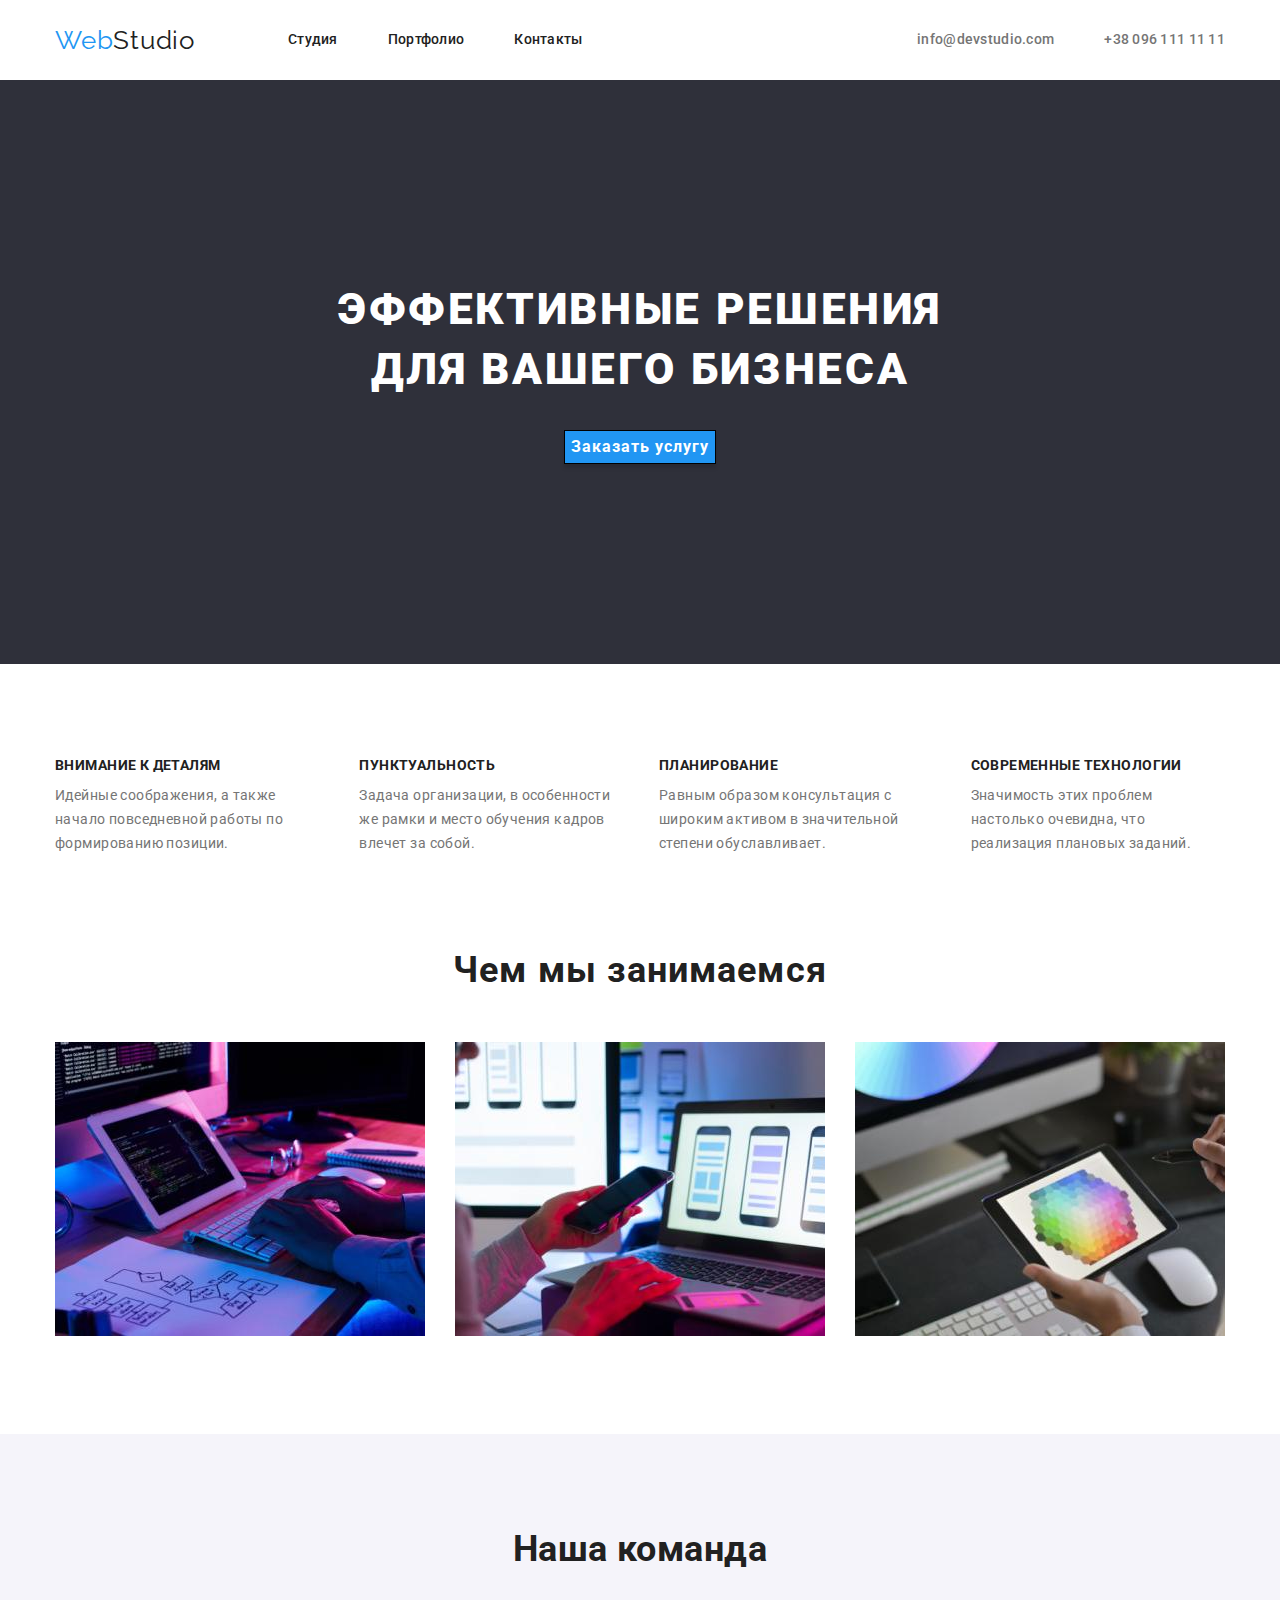
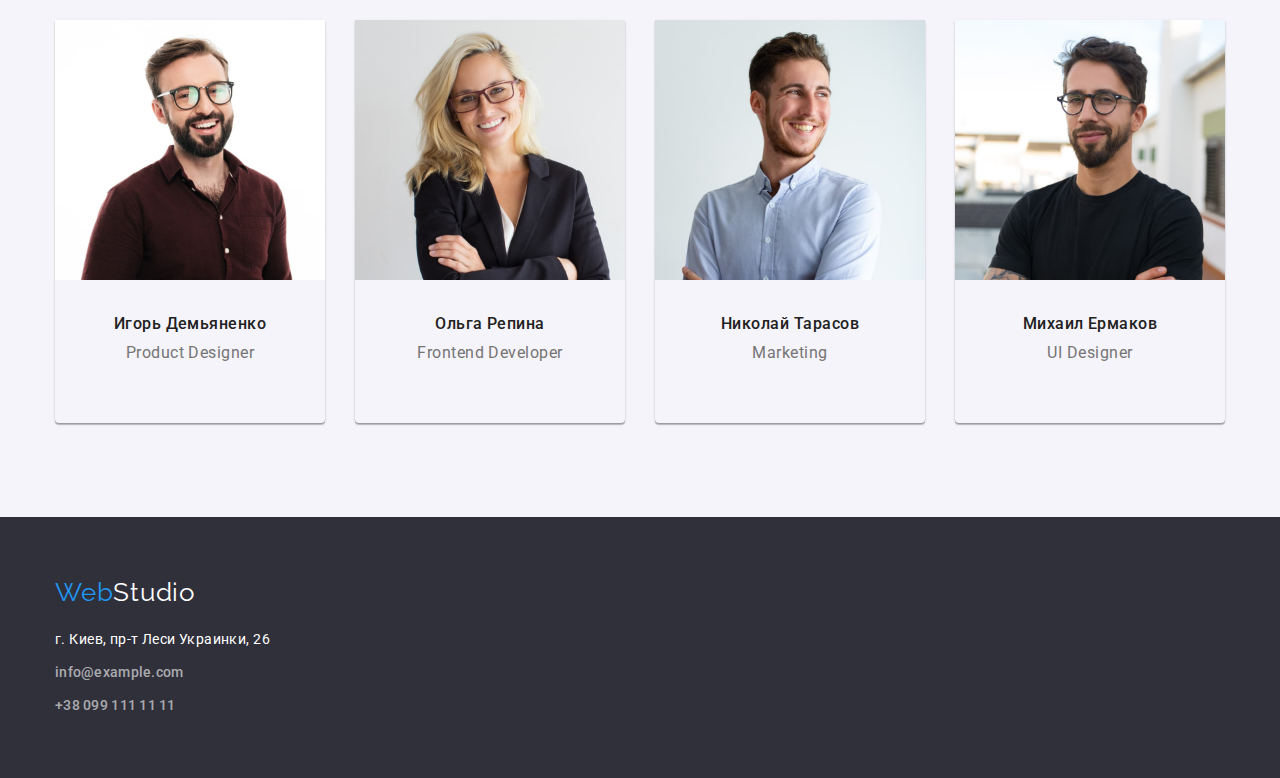
<file: index.html>
<!DOCTYPE html>
<html lang="ru">

<head>
    <meta charset="UTF-8" />
    <meta http-equiv="X-UA-Compatible" content="IE=edge" />
    <meta name="viewport" content="width=device-width, initial-scale=1.0" />
    <title>Главная</title>
    <link rel="stylesheet" href="./css/modern-normalize.css">
    <link rel="preconnect" href="https://fonts.gstatic.com">
    <link href="https://fonts.googleapis.com/css2?family=Raleway:wght@700&family=Roboto:wght@400;500;700;900&display=swap" rel="stylesheet">
    <link rel="stylesheet" href="./css/styles.css">
</head>

<body class="body">
    <header class="header">
    <div class="container">
        <nav class="navlist">
        <a class="logo" href="./index.html"><span class="logo-web">Web</span>Studio</a> 
        <ul class="social-links">
                <li class="item"><a class="link" href="./index.html">Студия</a></li>
                <li class="item"><a class="link" href="./portfolio.html">Портфолио</a></li>
                <li class="item"><a class="link" href="">Контакты</a></li>
            </ul>
        </nav>
        <ul class="contacts-link">
            <li class="item"><a class="link links" href="mailto:info@devstudio.com">info@devstudio.com</a></li>
            <li class="item"><a class="link links" href="tel:+380961111111"> +38 096 111 11 11</a></li>
        </ul>
    </div>
    </header>
    <main>
        <section class="banner section">
        <div class="container">
            <h1 class="banner-text">
                Эффективные решения для вашего бизнеса
            </h1>
            <button class="button" type="button">Заказать услугу</button>
        </div>
        </section>
        <section class="section">
            <div class="container">
            <ul class="section-why">
                <!--    <h2>почему мы</h2> -->
                <li class="why">
                    <h3 class="title">Внимание к деталям</h3>
                    <p class="title-text">
                        Идейные соображения, а также начало повседневной работы по
                        формированию позиции.
                    </p>
                </li>
                <li class="why">
                    <h3 class="title">Пунктуальность</h3>
                    <p class="title-text">
                        Задача организации, в особенности же рамки и место обучения кадров
                        влечет за собой.
                    </p>
                </li>
                <li class="why">
                    <h3 class="title">Планирование</h3>
                    <p class="title-text">
                        Равным образом консультация с широким активом в значительной
                        степени обуславливает.
                    </p>
                </li>
                <li class="why">
                    <h3 class="title">Современные технологии</h3>
                    <p class="title-text">
                        Значимость этих проблем настолько очевидна, что реализация
                        плановых заданий.
                    </p>
                </li>
            </ul>
             </div>
         </section>
         <section class="work">
            <div class="container">
            <h2 class="title-work">Чем мы занимаемся</h2>
            <ul class="title-img">
                <li class="images">
                    <img src="images/box1.jpg" alt="розробка" width="370" />
                </li>
                <li class="images">
                    <img src="images/box3.jpg" alt="оптимізація" width="370" />
                </li>
                <li class="images">
                    <img src="images/box2.jpg" alt="дизайн" width="370" />
                </li>
            </ul>
            </div>
        </section>
        <section class="section team">
            <div class="container">
            <h2 class="team-head" >Наша команда</h2>
            <ul class="section-team">
                <li class="team-people">
                   <img src="images/img.jpg" alt="Игорь Демьяненко" width="270" />
                   <div class="desc">
                   <h3 class="people-name">Игорь Демьяненко</h3>
                   <p class="people-text" lang="en">Product Designer</p>
                   </div>
                </li>
                <li class="team-people">
                    <img src="images/img1.jpg" alt="Ольга Репина" width="270" />
                    <div class="desc">
                    <h3 class="people-name">Ольга Репина</h3>
                    <p class="people-text" lang="en">Frontend Developer</p>
                    </div>
                </li>
                <li class="team-people">
                    
                    <img src="images/img2.jpg" alt="Николай Тарасов" width="270" />
                    <div class="desc">
                    <h3 class="people-name">Николай Тарасов</h3>
                    <p class="people-text" lang="en">Marketing</p>
                    </div>
                </li>
                <li class="team-people">
                    <img src="images/img3.jpg" alt="Михаил Ермаков" width="270" />
                    <div class="desc">
                    <h3 class="people-name">Михаил Ермаков</h3>
                    <p class="people-text" lang="en">UI Designer</p>
                    </div>
                </li>
            </ul>
            </div>
        </section>
    </main>
    <footer class="footer">
        <div class="container ">
        <a class="logo" href="./index.html"><span class="logo-web">Web</span>Studio</a>
        <address class="adress">
            <p>г. Киев, пр-т Леси Украинки, 26</p>
            <ul class="adress-contacts">
                <li><a class="link lin" href="mailto:info@example.com">info@example.com</a></li>
                <li><a class="link lin" href="tel:+380991111111">+38 099 111 11 11</a></li>
            </ul>
        </address>
        </div>
    </footer>
</body>

</html>
</file>
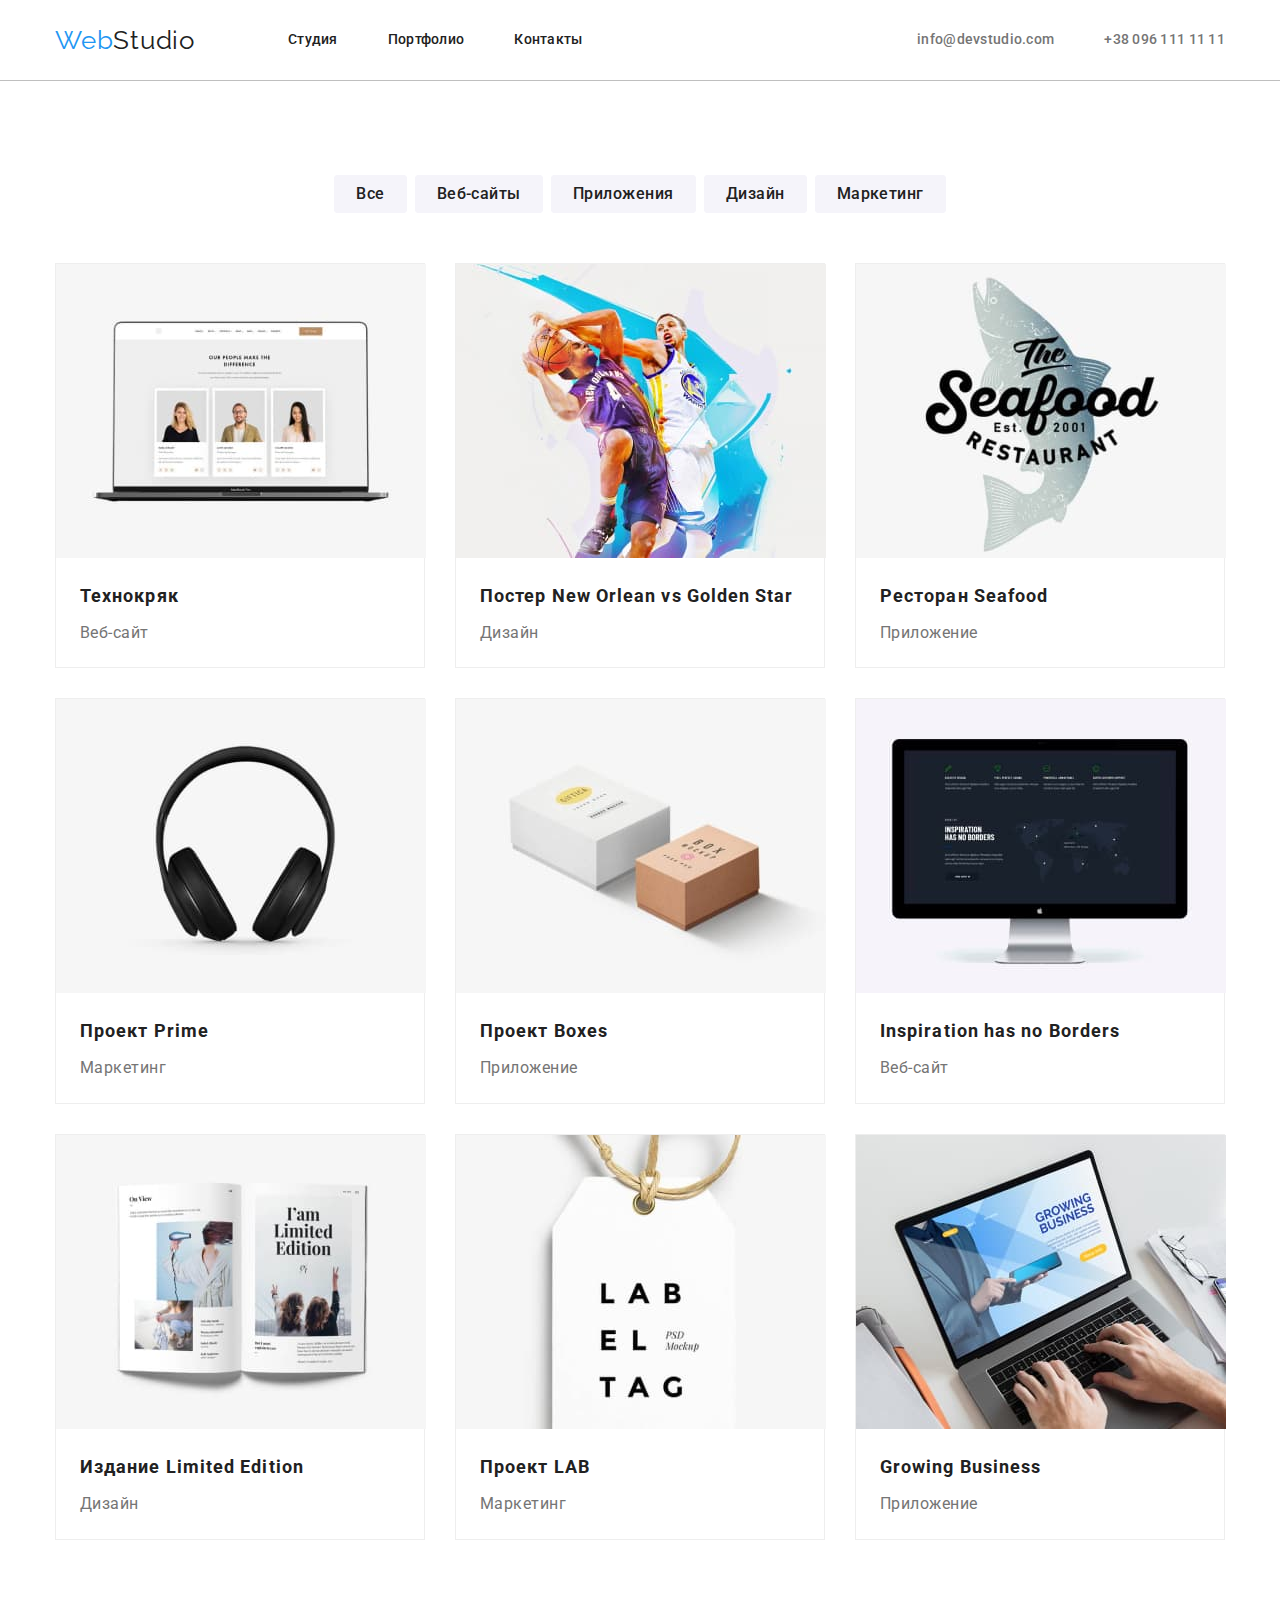
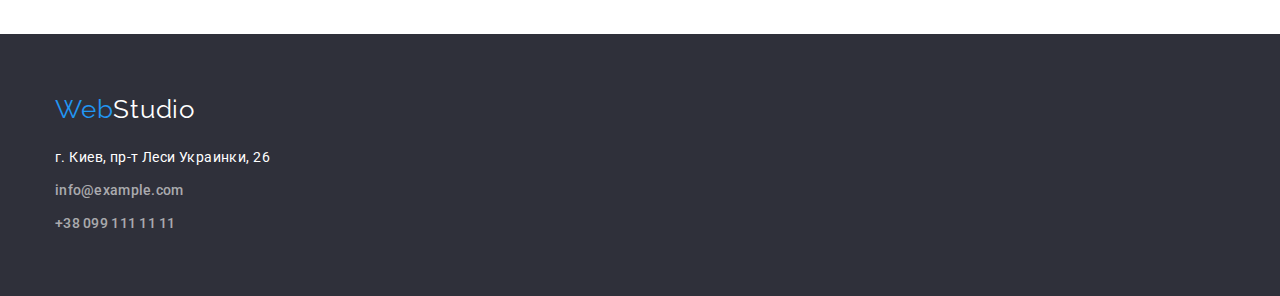
<file: portfolio.html>
<!DOCTYPE html>
<html lang="ru">
<head>
    <meta charset="UTF-8">
    <meta http-equiv="X-UA-Compatible" content="IE=edge">
    <meta name="viewport" content="width=device-width, initial-scale=1.0">
    <title>Портфолио</title>
    <link rel="stylesheet" href="./css/modern-normalize.css">
    <link rel="preconnect" href="https://fonts.gstatic.com">
    <link href="https://fonts.googleapis.com/css2?family=Raleway:wght@700&family=Roboto:wght@400;500;700;900&display=swap" rel="stylesheet">
    <link rel="stylesheet" href="./css/styles.css">
</head>
<body class="body">
   <header class="header port">
    <div class="container">
    <nav class="navlist">
        <a class="logo" href="./images/WebStudio.jpg"><span class="logo-web">Web</span>Studio</a>
        <ul class="social-links">
            <li class="item"><a class="link" href="./index.html">Студия</a>            </li>
            <li class="item"><a class="link" href="./portfolio.html">Портфолио</a></li>
            <li class="item"><a class="link" href="">Контакты</a></li>
        </ul>
    </nav>
        <ul class="contacts-link">
        <li class="item"><a class="link links" href="mailto:info@devstudio.com">info@devstudio.com</a></li>
        <li class="item"><a class="link links" href="tel:+380961111111"> +38 096 111 11 11</a></li>
        </ul>
    </div>
   </header>
   <main>
    <!-- <h1>Примеры работ</h1> -->
       <section class="section">
    <!-- <h2>Фильтры</h2>-->
        <div class="container">
               <ul class="portfolio-buttons">
                   <li class="filter"><button class="buttons" type="button">Все</button></li>
                   <li class="filter"><button class="buttons" type="button">Веб-сайты</button></li>
                   <li class="filter"><button class="buttons" type="button">Приложения</button></li>
                   <li class="filter"><button class="buttons" type="button">Дизайн</button></li>
                   <li class="filter"><button class="buttons" type="button">Маркетинг</button></li>
               </ul>
           <ul class="examples">
                <li class="examples-item">
                    <img src="./images/port1.jpg" alt="Технокряк" width="370">
                    <div class="discription">
                    <h3 class="title-examples">Технокряк</h3>
                    <p class="text-examples">Веб-сайт</p>
                    </div>
                </li>
                <li class="examples-item">
                    <img src="./images/port2.jpg" alt="Постер" width="370">
                    <div class="discription">
                    <h3 class="title-examples">Постер <span lang="en">New Orlean vs Golden Star</span></h3>
                    <p class="text-examples">Дизайн</p>
                    </div>
                </li>
                <li class="examples-item">
                    <img src="./images/port3.jpg" alt="Ресторан Seafood" width="370">
                    <div class="discription">
                    <h3 class="title-examples">Ресторан <span lang="en">Seafood</span></h3>
                    <p class="text-examples">Приложение</p>
                    </div>
                </li>
                <li class="examples-item">
                    <img src="./images/port4.jpg" alt="Проект Prime" width="370">
                    <div class="discription">
                    <h3 class="title-examples">Проект <span lang="en">Prime</span></h3>
                    <p class="text-examples">Маркетинг</p>
                    </div>
                </li>
                <li class="examples-item">
                    <img src="./images/port5.jpg" alt="Проект Boxes" width="370">
                    <div class="discription">
                    <h3 class="title-examples">Проект <span lang="en">Boxes</span></h3>
                    <p class="text-examples">Приложение</p>
                    </div>
                </li>
                <li class="examples-item">
                    <img src="./images/port6.jpg" alt="Inspiration has no Borders" width="370">
                    <div class="discription">
                    <h3 class="title-examples" lang="en">Inspiration has no Borders</h3>
                    <p class="text-examples">Веб-сайт</p>
                    </div>
                </li>
                <li class="examples-item">
                    <img src="./images/port7.jpg" alt="Издание Limited Edition" width="370">
                    <div class="discription">
                    <h3 class="title-examples">Издание <span lang="en">Limited Edition</span></h3>
                    <p class="text-examples"> Дизайн</p>
                    </div>
                </li>
                <li class="examples-item">
                    <img src="./images/port8.jpg" alt="Проект LAB" width="370">
                    <div class="discription">
                    <h3 class="title-examples">Проект <span lang="en">LAB</span></h3>
                    <p class="text-examples">Маркетинг</p>
                    </div>
                </li>
                <li class="examples-item">
                    <img src="./images/port9.jpg" alt="Growing Business" width="370">
                    <div class="discription">
                    <h3 class="title-examples" lang="en">Growing Business</h3>
                    <p class="text-examples"><span>Приложение</span></p>
                    </div>
                </li>
           </ul>
        </div>
       </section>
   </main>
<footer class="footer">
    <div class="container">
        <a class="logo fl" href="./index.html"><span class="logo-web">Web</span>Studio</a>
        <address class="adress">
            <p>г. Киев, пр-т Леси Украинки, 26</p>
            <ul class="adress-contacts">
                <li><a class="link lin" href="mailto:info@example.com">info@example.com</a></li>
                <li><a class="link lin" href="tel:+380991111111">+38 099 111 11 11</a></li>
            </ul>
        </address>
    </div>
</footer>
</body>
</html>
</file>
<file: css/styles.css>
:root {
  --color-link: #2196f3;
  --color: #212121;
  --color-text: #757575;
  --color-banner: #2f303a;
  --color-w: #ffffff;
  --portfolo-button: #f5f4fa;
}

.body {
  font-family: "Roboto", "Raleway";
  font-style: normal;
  color: var(--color);
  background-color: var(--color-w);
  max-width: 1600px;
}

address {
  font-style: normal;
}
.container {
  width: 1200px;
  padding: 0px 15px;
  margin: 0 auto;
}
.port {
  border-bottom: 1px solid rgba(0 0 0/25%);
}
.header .container {
  display: flex;
  align-items: center;
}
.navlist {
  display: flex;
  align-items: center;
}
.social-links {
  display: flex;
  margin-left: 93px;
}
.social-links .item:not(:last-child) {
  margin-right: 50px;
}
.contacts-link {
  display: flex;
  margin-left: auto;
}
.contacts-link .item:not(:first-child) {
  margin-left: 50px;
}
.contacts-link .link {
  display: block;
}
/*logo*/

.logo {
  font-family: "Raleway";
  font-size: 26px;
  line-height: 1.17;
  letter-spacing: 0.03em;
}
.logo-web {
  color: var(--color-link);
}
.social-links .link {
  display: block;
  padding-top: 32px;
  padding-bottom: 32px;
}
.link {
  font-weight: 500;
  font-size: 14px;
  line-height: 1.14;
  letter-spacing: 0.02em;
}
.links {
  color: var(--color-text);
}
/*меню навігації*/

.link:hover,
.link:focus {
  color: var(--color-link);
}
.link:active {
  color: red;
}
.links {
  color: var(--color-text);
}
/*main*/

.section {
  padding: 94px 0;
}

/*section banner*/
.banner {
  background-color: var(--color-banner);
  color: var(--color-w);
  padding: 200px 0px;
}

.banner-text {
  text-transform: uppercase;
  font-weight: 900;
  font-size: 44px;
  line-height: 1.36;
  letter-spacing: 0.06em;
  text-align: center;
  max-width: 696px;
  margin: 0 auto;
}
.button {
  cursor: pointer;
  color: var(--color-w);
  background-color: var(--color-link);
  font-family: "Roboto";
  font-weight: bold;
  font-size: 16px;
  line-height: 1.88;
  letter-spacing: 0.06em;
  margin: 0 auto;
  margin-top: 30px;
  border: 1px solid #000000;
  box-shadow: 0px 4px 4px rgba(0, 0, 0, 0.15);
  display: block;
  text-align: center;
}
/* buttons portfolio*/
.portfolio-buttons {
  display: flex;
  justify-content: center;
  margin-bottom: 50px;
}
.filter {
  background-color: var(--portfolo-button);
  border-radius: 4px;
}
.filter:not(:first-child) {
  margin-left: 8px;
}

.buttons {
  cursor: pointer;
  background-color: var(--portfolo-button);
  color: var(--color);
  font-family: "Roboto";
  font-weight: 500;
  font-size: 16px;
  line-height: 1.6;
  letter-spacing: 0.03em;
  text-align: center;
  border: none;
  border-radius: 4px;
  padding: 6px 22px;
}
.buttons:hover,
.buttons:focus {
  background: var(--color-link);
  color: var(--color-w);
}
/*portfolio*/
/*чому ми і чим займаємось*/
.section-why {
  display: flex;
}
.why:not(:last-child) {
  margin-right: 30px;
}
.why .title {
  margin-bottom: 10px;
  text-transform: uppercase;
  font-weight: bold;
  font-size: 14px;
  line-height: 1.14;
  letter-spacing: 0.03em;
}

.title-text {
  font-size: 14px;
  line-height: 1.71;
  letter-spacing: 0.03em;
  color: var(--color-text);
}
.work {
  padding-bottom: 94px;
}
.title-work {
  font-weight: bold;
  font-size: 36px;
  line-height: 1.17;
  letter-spacing: 0.03em;
  text-align: center;
  margin-bottom: 50px;
}

.title-img {
  display: flex;
}
.title-img .images:not(:last-child) {
  margin-right: 30px;
}
/*наша команда*/
.team {
  background-color: var(--portfolo-button);
  letter-spacing: 0.03em;
}
.team-head {
  font-weight: bold;
  font-size: 36px;
  line-height: 1.17;
  margin-bottom: 50px;
  text-align: center;
}
.section-team {
  display: flex;
  justify-content: space-between;
}
.team-people {
  box-shadow: 0px 1px 3px rgba(0, 0, 0, 0.12), 0px 1px 1px rgba(0, 0, 0, 0.14),
    0px 2px 1px rgba(0, 0, 0, 0.2);
  border-radius: 0px 0px 4px 4px;
}
.desc {
  padding-top: 30px;
  padding-bottom: 30px;
  text-align: center;
  line-height: 1.19;
}
.people-name {
  font-weight: 500;
  margin-bottom: 10px;
  font-size: 16px;
}
.people-text {
  color: var(--color-text);
  font-size: 16px;
  margin-bottom: 30px;
}

/*footer*/
.footer {
  background-color: var(--color-banner);
  color: var(--color-w);
  font-size: 14px;
  line-height: 1.71;
  letter-spacing: 0.03em;
  padding-top: 60px;
  padding-bottom: 60px;
}

.adress p {
  margin-top: 20px;
  margin-bottom: 9px;
}
.adress-contacts li:not(:last-child) {
  margin-bottom: 9px;
}
.lin {
  color: rgba(255, 255, 255, 0.6);
}

/*portfolio main*/
.examples {
  display: flex;
  flex-wrap: wrap;
  margin-left: -30px;
  margin-top: -30px;
  list-style: none;
}
.examples-item {
  /*це наш item*/
  margin-left: 30px;
  margin-top: 30px; /*
  flex-basis: cacl((1200- 90px)/3); */
}
.examples-item img {
  display: block;
}
.discription {
  padding: 20px 24px;
}
.examples > li {
  width: 370px;
  border: 1px solid #eeeeee;
}
.title-examples {
  font-weight: bold;
  font-size: 18px;
  line-height: 2;
  letter-spacing: 0.06em;
  margin-bottom: 4px;
}
.text-examples {
  font-size: 16px;
  line-height: 1.87;
  letter-spacing: 0.03em;
  color: var(--color-text);
}
</file>
